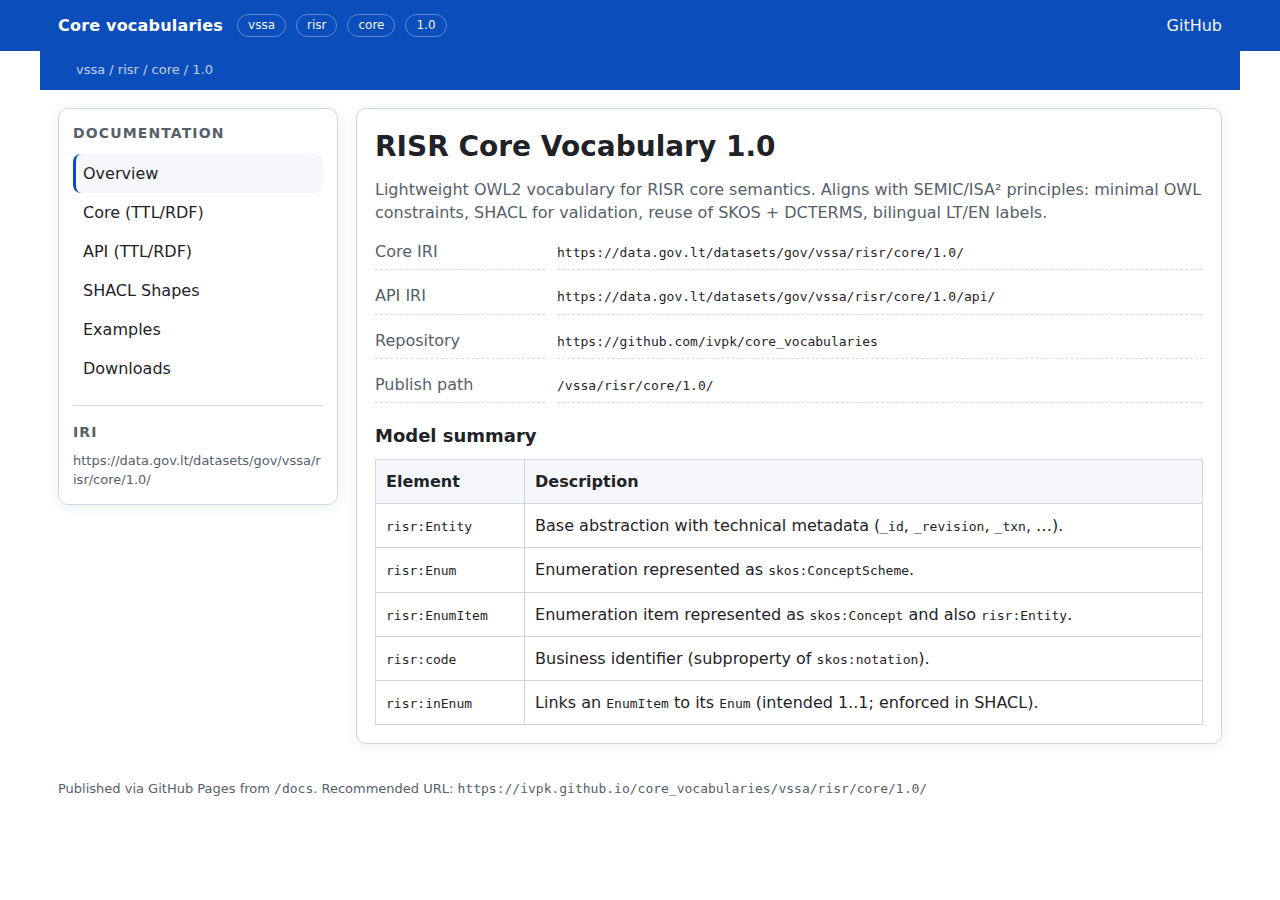
<file: docs/index.html>
<!doctype html><meta charset="utf-8">
<meta http-equiv="refresh" content="0; url=vssa/risr/core/1.0/">
<title>Core vocabularies</title>
<p>Redirecting to <a href="vssa/risr/core/1.0/">vssa/risr/core/1.0/</a></p>
</file>
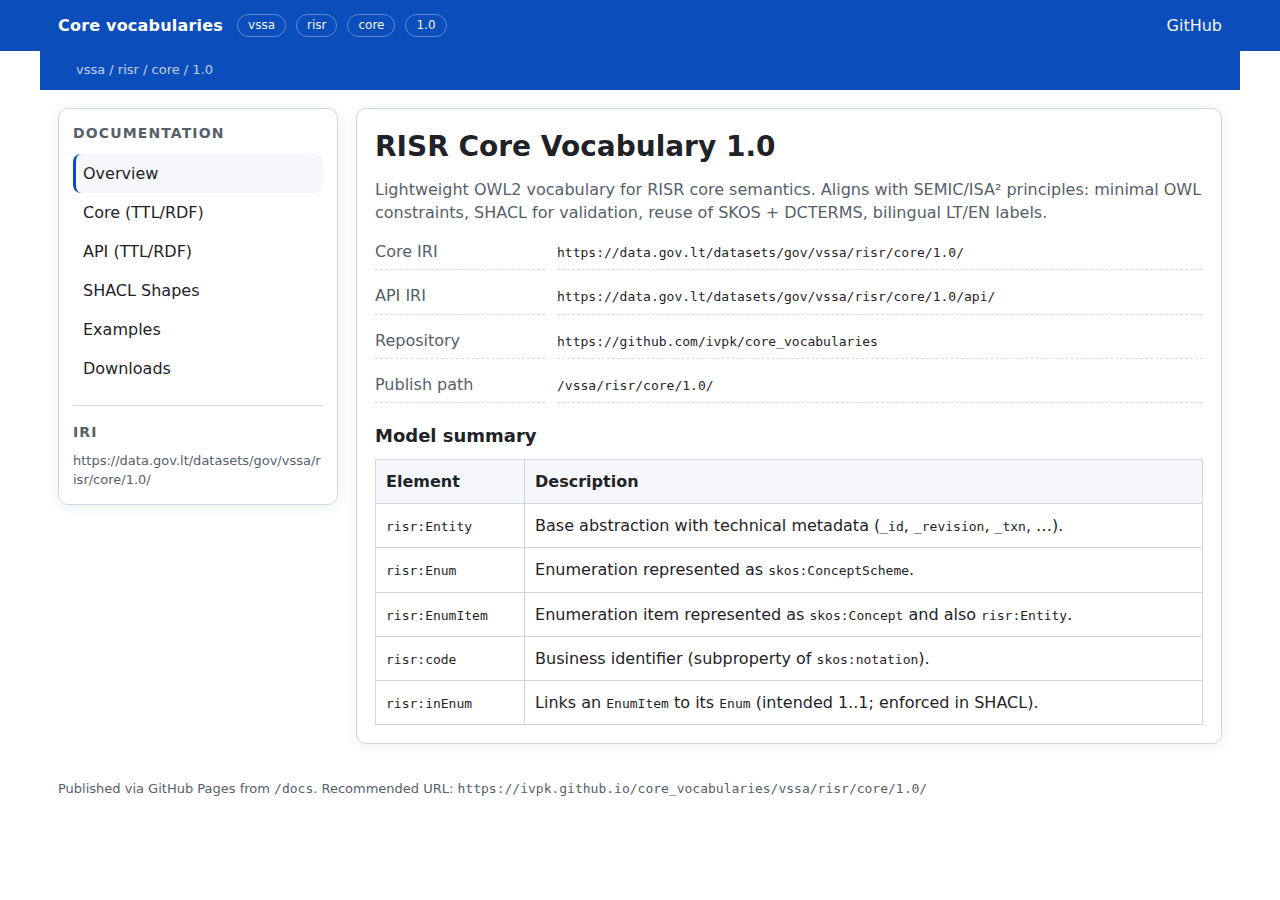
<file: docs/vssa/risr/core/1.0/index.html>
<!doctype html>
<html lang="en">
<head>
  <meta charset="utf-8" />
  <meta name="viewport" content="width=device-width,initial-scale=1" />
  <title>RISR Core Vocabulary 1.0</title>
  <link rel="stylesheet" href="assets/style.css" />
</head>
<body>

<div class="topbar">
  <div class="inner">
    <div class="brand">Core vocabularies</div>
    <div class="badges">
      <span class="badge">vssa</span>
      <span class="badge">risr</span>
      <span class="badge">core</span>
      <span class="badge">1.0</span>
    </div>
    <div style="flex:1"></div>
    <a href="https://github.com/ivpk/core_vocabularies" style="color:#fff; opacity:.95">GitHub</a>
  </div>
</div>
<div class="breadcrumbs" style="background:var(--accent);">
  <div style="max-width:1200px;margin:0 auto;padding:0 18px 10px 18px;">
    <span class="path">vssa / risr / core / 1.0</span>
  </div>
</div>

<div class="wrap">
  <nav class="nav">
    <h3>Documentation</h3>
    <a href="index.html" class="active">Overview</a>
<a href="core.html" class="">Core (TTL/RDF)</a>
<a href="api.html" class="">API (TTL/RDF)</a>
<a href="shacl.html" class="">SHACL Shapes</a>
<a href="examples.html" class="">Examples</a>
<a href="downloads.html" class="">Downloads</a>
    <hr/>
    <h3>IRI</h3>
    <div class="muted" style="font-size:13px;word-break:break-all">
      https://data.gov.lt/datasets/gov/vssa/risr/core/1.0/
    </div>
  </nav>
  <section class="main">
    
<h1>RISR Core Vocabulary 1.0</h1>
<p class="muted">Lightweight OWL2 vocabulary for RISR core semantics. Aligns with SEMIC/ISA² principles: minimal OWL constraints, SHACL for validation, reuse of SKOS + DCTERMS, bilingual LT/EN labels.</p>

<div class="kv">
  <div class="k">Core IRI</div><div><code>https://data.gov.lt/datasets/gov/vssa/risr/core/1.0/</code></div>
  <div class="k">API IRI</div><div><code>https://data.gov.lt/datasets/gov/vssa/risr/core/1.0/api/</code></div>
  <div class="k">Repository</div><div><code>https://github.com/ivpk/core_vocabularies</code></div>
  <div class="k">Publish path</div><div><code>/vssa/risr/core/1.0/</code></div>
</div>

<h2>Model summary</h2>
<table class="table">
  <thead><tr><th>Element</th><th>Description</th></tr></thead>
  <tbody>
    <tr><td><code>risr:Entity</code></td><td>Base abstraction with technical metadata (<code>_id</code>, <code>_revision</code>, <code>_txn</code>, …).</td></tr>
    <tr><td><code>risr:Enum</code></td><td>Enumeration represented as <code>skos:ConceptScheme</code>.</td></tr>
    <tr><td><code>risr:EnumItem</code></td><td>Enumeration item represented as <code>skos:Concept</code> and also <code>risr:Entity</code>.</td></tr>
    <tr><td><code>risr:code</code></td><td>Business identifier (subproperty of <code>skos:notation</code>).</td></tr>
    <tr><td><code>risr:inEnum</code></td><td>Links an <code>EnumItem</code> to its <code>Enum</code> (intended 1..1; enforced in SHACL).</td></tr>
  </tbody>
</table>

  </section>
</div>
<footer>
  Published via GitHub Pages from <code>/docs</code>. Recommended URL:
  <code>https://ivpk.github.io/core_vocabularies/vssa/risr/core/1.0/</code>
</footer>
<script src="assets/scripts.js"></script>
</body>
</html>
</file>
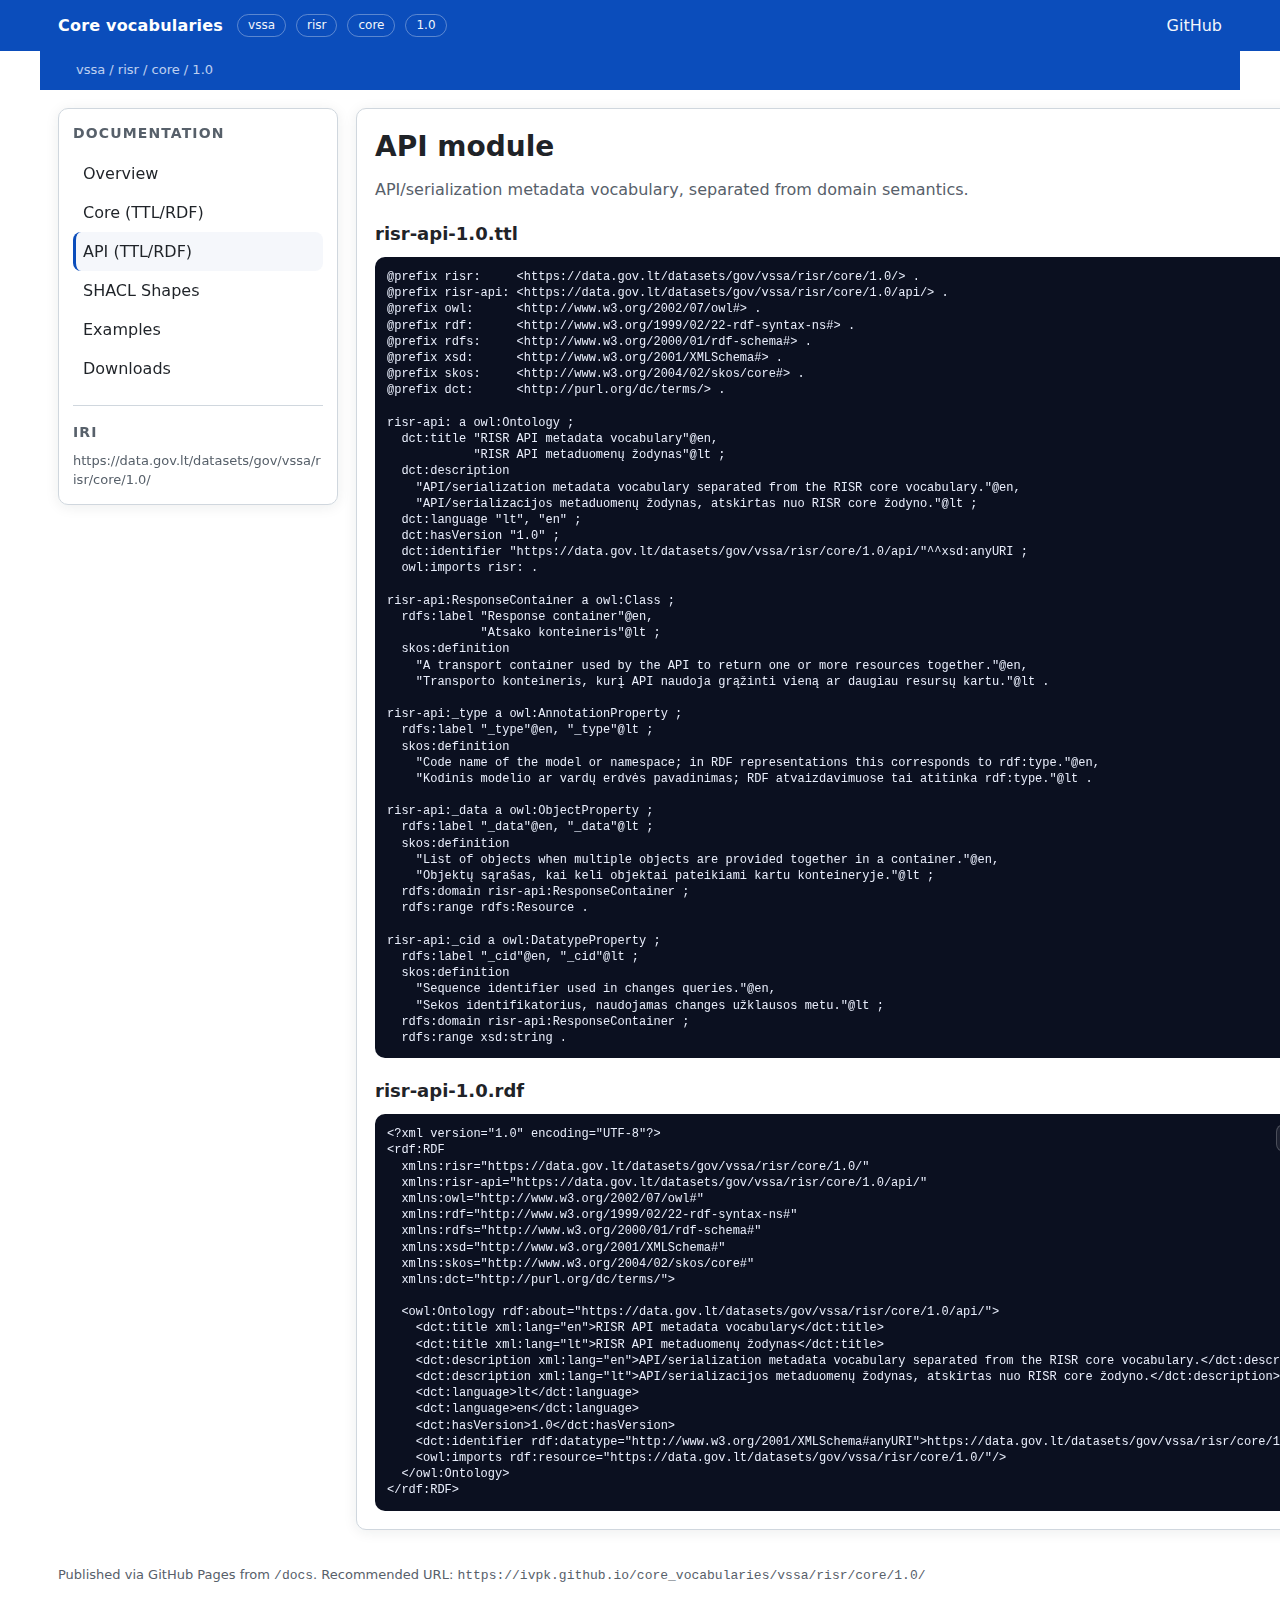
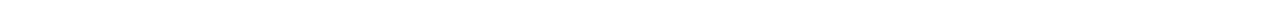
<file: docs/vssa/risr/core/1.0/api.html>
<!doctype html>
<html lang="en">
<head>
  <meta charset="utf-8" />
  <meta name="viewport" content="width=device-width,initial-scale=1" />
  <title>RISR Core Vocabulary 1.0 — API</title>
  <link rel="stylesheet" href="assets/style.css" />
</head>
<body>

<div class="topbar">
  <div class="inner">
    <div class="brand">Core vocabularies</div>
    <div class="badges">
      <span class="badge">vssa</span>
      <span class="badge">risr</span>
      <span class="badge">core</span>
      <span class="badge">1.0</span>
    </div>
    <div style="flex:1"></div>
    <a href="https://github.com/ivpk/core_vocabularies" style="color:#fff; opacity:.95">GitHub</a>
  </div>
</div>
<div class="breadcrumbs" style="background:var(--accent);">
  <div style="max-width:1200px;margin:0 auto;padding:0 18px 10px 18px;">
    <span class="path">vssa / risr / core / 1.0</span>
  </div>
</div>

<div class="wrap">
  <nav class="nav">
    <h3>Documentation</h3>
    <a href="index.html" class="">Overview</a>
<a href="core.html" class="">Core (TTL/RDF)</a>
<a href="api.html" class="active">API (TTL/RDF)</a>
<a href="shacl.html" class="">SHACL Shapes</a>
<a href="examples.html" class="">Examples</a>
<a href="downloads.html" class="">Downloads</a>
    <hr/>
    <h3>IRI</h3>
    <div class="muted" style="font-size:13px;word-break:break-all">
      https://data.gov.lt/datasets/gov/vssa/risr/core/1.0/
    </div>
  </nav>
  <section class="main">
    
<h1>API module</h1>
<p class="muted">API/serialization metadata vocabulary, separated from domain semantics.</p>

<h2>risr-api-1.0.ttl</h2>
<div class="codebox">
  <div class="toolbar">
    <button data-copy="api_ttl" onclick="copyText('api_ttl')">Copy</button>
    <span class="small">text/turtle</span>
  </div>
  <pre id="api_ttl">@prefix risr:     &lt;https://data.gov.lt/datasets/gov/vssa/risr/core/1.0/&gt; .
@prefix risr-api: &lt;https://data.gov.lt/datasets/gov/vssa/risr/core/1.0/api/&gt; .
@prefix owl:      &lt;http://www.w3.org/2002/07/owl#&gt; .
@prefix rdf:      &lt;http://www.w3.org/1999/02/22-rdf-syntax-ns#&gt; .
@prefix rdfs:     &lt;http://www.w3.org/2000/01/rdf-schema#&gt; .
@prefix xsd:      &lt;http://www.w3.org/2001/XMLSchema#&gt; .
@prefix skos:     &lt;http://www.w3.org/2004/02/skos/core#&gt; .
@prefix dct:      &lt;http://purl.org/dc/terms/&gt; .

risr-api: a owl:Ontology ;
  dct:title "RISR API metadata vocabulary"@en,
            "RISR API metaduomenų žodynas"@lt ;
  dct:description
    "API/serialization metadata vocabulary separated from the RISR core vocabulary."@en,
    "API/serializacijos metaduomenų žodynas, atskirtas nuo RISR core žodyno."@lt ;
  dct:language "lt", "en" ;
  dct:hasVersion "1.0" ;
  dct:identifier "https://data.gov.lt/datasets/gov/vssa/risr/core/1.0/api/"^^xsd:anyURI ;
  owl:imports risr: .

risr-api:ResponseContainer a owl:Class ;
  rdfs:label "Response container"@en,
             "Atsako konteineris"@lt ;
  skos:definition
    "A transport container used by the API to return one or more resources together."@en,
    "Transporto konteineris, kurį API naudoja grąžinti vieną ar daugiau resursų kartu."@lt .

risr-api:_type a owl:AnnotationProperty ;
  rdfs:label "_type"@en, "_type"@lt ;
  skos:definition
    "Code name of the model or namespace; in RDF representations this corresponds to rdf:type."@en,
    "Kodinis modelio ar vardų erdvės pavadinimas; RDF atvaizdavimuose tai atitinka rdf:type."@lt .

risr-api:_data a owl:ObjectProperty ;
  rdfs:label "_data"@en, "_data"@lt ;
  skos:definition
    "List of objects when multiple objects are provided together in a container."@en,
    "Objektų sąrašas, kai keli objektai pateikiami kartu konteineryje."@lt ;
  rdfs:domain risr-api:ResponseContainer ;
  rdfs:range rdfs:Resource .

risr-api:_cid a owl:DatatypeProperty ;
  rdfs:label "_cid"@en, "_cid"@lt ;
  skos:definition
    "Sequence identifier used in changes queries."@en,
    "Sekos identifikatorius, naudojamas changes užklausos metu."@lt ;
  rdfs:domain risr-api:ResponseContainer ;
  rdfs:range xsd:string .
</pre>
</div>


<h2>risr-api-1.0.rdf</h2>
<div class="codebox">
  <div class="toolbar">
    <button data-copy="api_rdf" onclick="copyText('api_rdf')">Copy</button>
    <span class="small">application/rdf+xml</span>
  </div>
  <pre id="api_rdf">&lt;?xml version="1.0" encoding="UTF-8"?&gt;
&lt;rdf:RDF
  xmlns:risr="https://data.gov.lt/datasets/gov/vssa/risr/core/1.0/"
  xmlns:risr-api="https://data.gov.lt/datasets/gov/vssa/risr/core/1.0/api/"
  xmlns:owl="http://www.w3.org/2002/07/owl#"
  xmlns:rdf="http://www.w3.org/1999/02/22-rdf-syntax-ns#"
  xmlns:rdfs="http://www.w3.org/2000/01/rdf-schema#"
  xmlns:xsd="http://www.w3.org/2001/XMLSchema#"
  xmlns:skos="http://www.w3.org/2004/02/skos/core#"
  xmlns:dct="http://purl.org/dc/terms/"&gt;

  &lt;owl:Ontology rdf:about="https://data.gov.lt/datasets/gov/vssa/risr/core/1.0/api/"&gt;
    &lt;dct:title xml:lang="en"&gt;RISR API metadata vocabulary&lt;/dct:title&gt;
    &lt;dct:title xml:lang="lt"&gt;RISR API metaduomenų žodynas&lt;/dct:title&gt;
    &lt;dct:description xml:lang="en"&gt;API/serialization metadata vocabulary separated from the RISR core vocabulary.&lt;/dct:description&gt;
    &lt;dct:description xml:lang="lt"&gt;API/serializacijos metaduomenų žodynas, atskirtas nuo RISR core žodyno.&lt;/dct:description&gt;
    &lt;dct:language&gt;lt&lt;/dct:language&gt;
    &lt;dct:language&gt;en&lt;/dct:language&gt;
    &lt;dct:hasVersion&gt;1.0&lt;/dct:hasVersion&gt;
    &lt;dct:identifier rdf:datatype="http://www.w3.org/2001/XMLSchema#anyURI"&gt;https://data.gov.lt/datasets/gov/vssa/risr/core/1.0/api/&lt;/dct:identifier&gt;
    &lt;owl:imports rdf:resource="https://data.gov.lt/datasets/gov/vssa/risr/core/1.0/"/&gt;
  &lt;/owl:Ontology&gt;
&lt;/rdf:RDF&gt;
</pre>
</div>


  </section>
</div>
<footer>
  Published via GitHub Pages from <code>/docs</code>. Recommended URL:
  <code>https://ivpk.github.io/core_vocabularies/vssa/risr/core/1.0/</code>
</footer>
<script src="assets/scripts.js"></script>
</body>
</html>
</file>
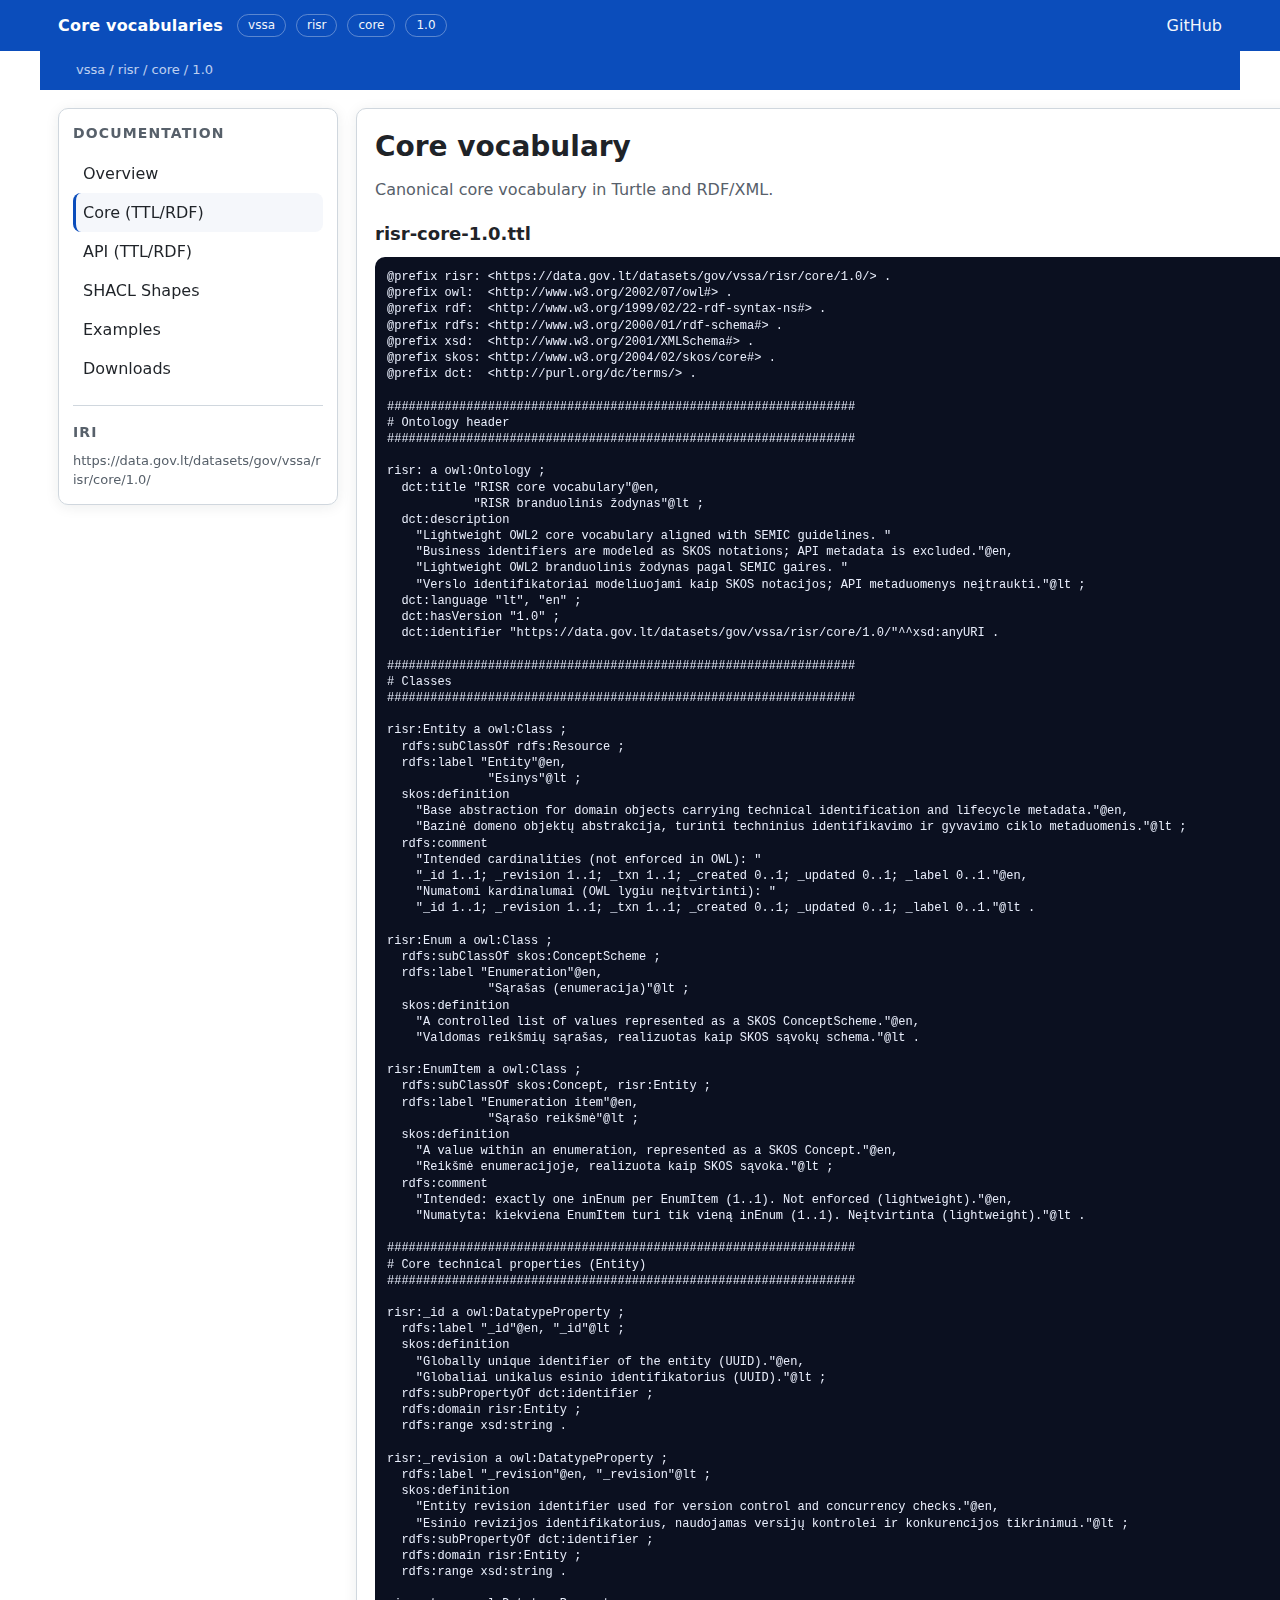
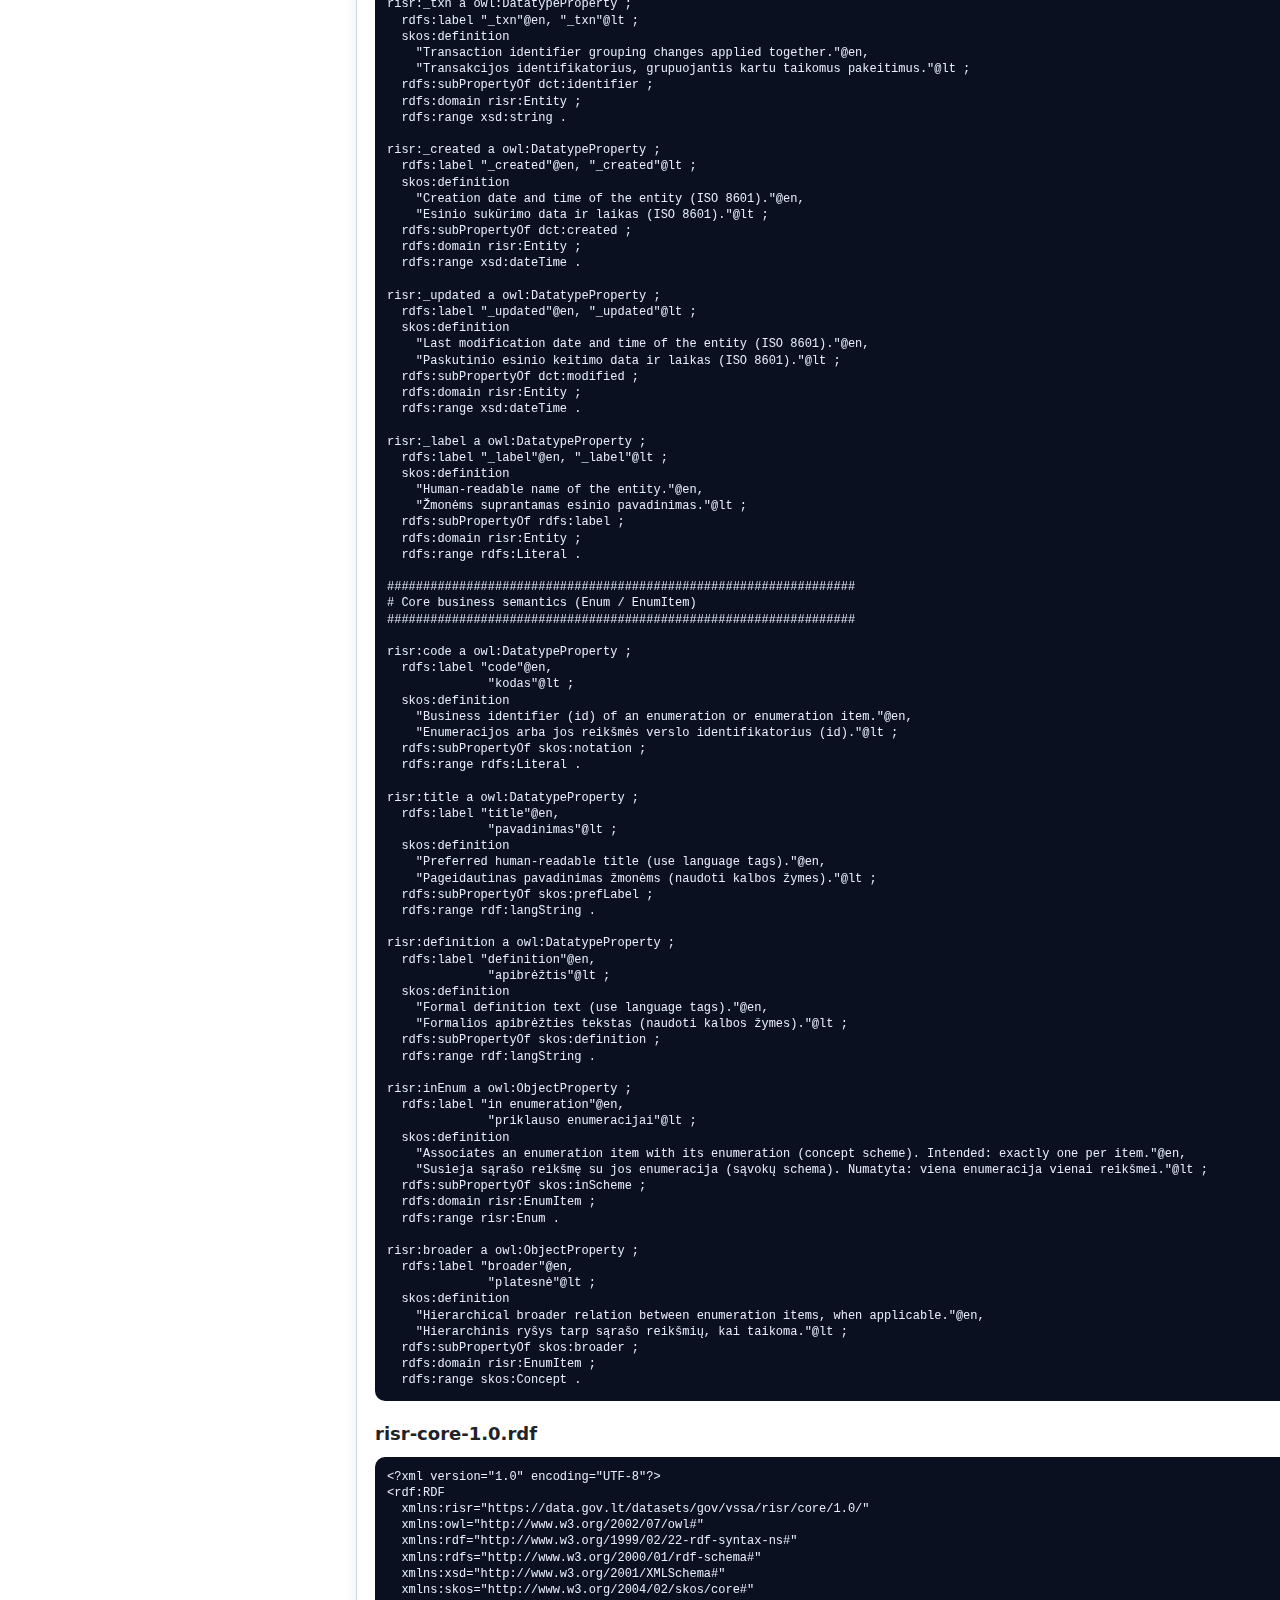
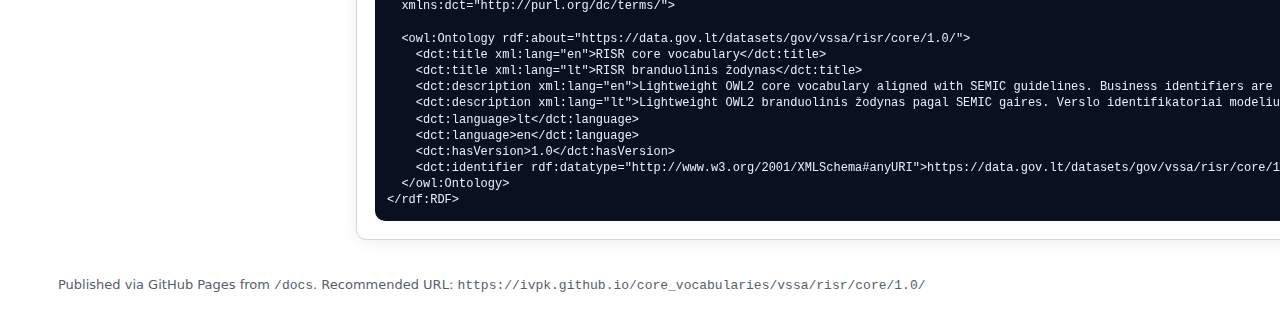
<file: docs/vssa/risr/core/1.0/core.html>
<!doctype html>
<html lang="en">
<head>
  <meta charset="utf-8" />
  <meta name="viewport" content="width=device-width,initial-scale=1" />
  <title>RISR Core Vocabulary 1.0 — Core</title>
  <link rel="stylesheet" href="assets/style.css" />
</head>
<body>

<div class="topbar">
  <div class="inner">
    <div class="brand">Core vocabularies</div>
    <div class="badges">
      <span class="badge">vssa</span>
      <span class="badge">risr</span>
      <span class="badge">core</span>
      <span class="badge">1.0</span>
    </div>
    <div style="flex:1"></div>
    <a href="https://github.com/ivpk/core_vocabularies" style="color:#fff; opacity:.95">GitHub</a>
  </div>
</div>
<div class="breadcrumbs" style="background:var(--accent);">
  <div style="max-width:1200px;margin:0 auto;padding:0 18px 10px 18px;">
    <span class="path">vssa / risr / core / 1.0</span>
  </div>
</div>

<div class="wrap">
  <nav class="nav">
    <h3>Documentation</h3>
    <a href="index.html" class="">Overview</a>
<a href="core.html" class="active">Core (TTL/RDF)</a>
<a href="api.html" class="">API (TTL/RDF)</a>
<a href="shacl.html" class="">SHACL Shapes</a>
<a href="examples.html" class="">Examples</a>
<a href="downloads.html" class="">Downloads</a>
    <hr/>
    <h3>IRI</h3>
    <div class="muted" style="font-size:13px;word-break:break-all">
      https://data.gov.lt/datasets/gov/vssa/risr/core/1.0/
    </div>
  </nav>
  <section class="main">
    
<h1>Core vocabulary</h1>
<p class="muted">Canonical core vocabulary in Turtle and RDF/XML.</p>

<h2>risr-core-1.0.ttl</h2>
<div class="codebox">
  <div class="toolbar">
    <button data-copy="core_ttl" onclick="copyText('core_ttl')">Copy</button>
    <span class="small">text/turtle</span>
  </div>
  <pre id="core_ttl">@prefix risr: &lt;https://data.gov.lt/datasets/gov/vssa/risr/core/1.0/&gt; .
@prefix owl:  &lt;http://www.w3.org/2002/07/owl#&gt; .
@prefix rdf:  &lt;http://www.w3.org/1999/02/22-rdf-syntax-ns#&gt; .
@prefix rdfs: &lt;http://www.w3.org/2000/01/rdf-schema#&gt; .
@prefix xsd:  &lt;http://www.w3.org/2001/XMLSchema#&gt; .
@prefix skos: &lt;http://www.w3.org/2004/02/skos/core#&gt; .
@prefix dct:  &lt;http://purl.org/dc/terms/&gt; .

#################################################################
# Ontology header
#################################################################

risr: a owl:Ontology ;
  dct:title "RISR core vocabulary"@en,
            "RISR branduolinis žodynas"@lt ;
  dct:description
    "Lightweight OWL2 core vocabulary aligned with SEMIC guidelines. "
    "Business identifiers are modeled as SKOS notations; API metadata is excluded."@en,
    "Lightweight OWL2 branduolinis žodynas pagal SEMIC gaires. "
    "Verslo identifikatoriai modeliuojami kaip SKOS notacijos; API metaduomenys neįtraukti."@lt ;
  dct:language "lt", "en" ;
  dct:hasVersion "1.0" ;
  dct:identifier "https://data.gov.lt/datasets/gov/vssa/risr/core/1.0/"^^xsd:anyURI .

#################################################################
# Classes
#################################################################

risr:Entity a owl:Class ;
  rdfs:subClassOf rdfs:Resource ;
  rdfs:label "Entity"@en,
              "Esinys"@lt ;
  skos:definition
    "Base abstraction for domain objects carrying technical identification and lifecycle metadata."@en,
    "Bazinė domeno objektų abstrakcija, turinti techninius identifikavimo ir gyvavimo ciklo metaduomenis."@lt ;
  rdfs:comment
    "Intended cardinalities (not enforced in OWL): "
    "_id 1..1; _revision 1..1; _txn 1..1; _created 0..1; _updated 0..1; _label 0..1."@en,
    "Numatomi kardinalumai (OWL lygiu neįtvirtinti): "
    "_id 1..1; _revision 1..1; _txn 1..1; _created 0..1; _updated 0..1; _label 0..1."@lt .

risr:Enum a owl:Class ;
  rdfs:subClassOf skos:ConceptScheme ;
  rdfs:label "Enumeration"@en,
              "Sąrašas (enumeracija)"@lt ;
  skos:definition
    "A controlled list of values represented as a SKOS ConceptScheme."@en,
    "Valdomas reikšmių sąrašas, realizuotas kaip SKOS sąvokų schema."@lt .

risr:EnumItem a owl:Class ;
  rdfs:subClassOf skos:Concept, risr:Entity ;
  rdfs:label "Enumeration item"@en,
              "Sąrašo reikšmė"@lt ;
  skos:definition
    "A value within an enumeration, represented as a SKOS Concept."@en,
    "Reikšmė enumeracijoje, realizuota kaip SKOS sąvoka."@lt ;
  rdfs:comment
    "Intended: exactly one inEnum per EnumItem (1..1). Not enforced (lightweight)."@en,
    "Numatyta: kiekviena EnumItem turi tik vieną inEnum (1..1). Neįtvirtinta (lightweight)."@lt .

#################################################################
# Core technical properties (Entity)
#################################################################

risr:_id a owl:DatatypeProperty ;
  rdfs:label "_id"@en, "_id"@lt ;
  skos:definition
    "Globally unique identifier of the entity (UUID)."@en,
    "Globaliai unikalus esinio identifikatorius (UUID)."@lt ;
  rdfs:subPropertyOf dct:identifier ;
  rdfs:domain risr:Entity ;
  rdfs:range xsd:string .

risr:_revision a owl:DatatypeProperty ;
  rdfs:label "_revision"@en, "_revision"@lt ;
  skos:definition
    "Entity revision identifier used for version control and concurrency checks."@en,
    "Esinio revizijos identifikatorius, naudojamas versijų kontrolei ir konkurencijos tikrinimui."@lt ;
  rdfs:subPropertyOf dct:identifier ;
  rdfs:domain risr:Entity ;
  rdfs:range xsd:string .

risr:_txn a owl:DatatypeProperty ;
  rdfs:label "_txn"@en, "_txn"@lt ;
  skos:definition
    "Transaction identifier grouping changes applied together."@en,
    "Transakcijos identifikatorius, grupuojantis kartu taikomus pakeitimus."@lt ;
  rdfs:subPropertyOf dct:identifier ;
  rdfs:domain risr:Entity ;
  rdfs:range xsd:string .

risr:_created a owl:DatatypeProperty ;
  rdfs:label "_created"@en, "_created"@lt ;
  skos:definition
    "Creation date and time of the entity (ISO 8601)."@en,
    "Esinio sukūrimo data ir laikas (ISO 8601)."@lt ;
  rdfs:subPropertyOf dct:created ;
  rdfs:domain risr:Entity ;
  rdfs:range xsd:dateTime .

risr:_updated a owl:DatatypeProperty ;
  rdfs:label "_updated"@en, "_updated"@lt ;
  skos:definition
    "Last modification date and time of the entity (ISO 8601)."@en,
    "Paskutinio esinio keitimo data ir laikas (ISO 8601)."@lt ;
  rdfs:subPropertyOf dct:modified ;
  rdfs:domain risr:Entity ;
  rdfs:range xsd:dateTime .

risr:_label a owl:DatatypeProperty ;
  rdfs:label "_label"@en, "_label"@lt ;
  skos:definition
    "Human-readable name of the entity."@en,
    "Žmonėms suprantamas esinio pavadinimas."@lt ;
  rdfs:subPropertyOf rdfs:label ;
  rdfs:domain risr:Entity ;
  rdfs:range rdfs:Literal .

#################################################################
# Core business semantics (Enum / EnumItem)
#################################################################

risr:code a owl:DatatypeProperty ;
  rdfs:label "code"@en,
              "kodas"@lt ;
  skos:definition
    "Business identifier (id) of an enumeration or enumeration item."@en,
    "Enumeracijos arba jos reikšmės verslo identifikatorius (id)."@lt ;
  rdfs:subPropertyOf skos:notation ;
  rdfs:range rdfs:Literal .

risr:title a owl:DatatypeProperty ;
  rdfs:label "title"@en,
              "pavadinimas"@lt ;
  skos:definition
    "Preferred human-readable title (use language tags)."@en,
    "Pageidautinas pavadinimas žmonėms (naudoti kalbos žymes)."@lt ;
  rdfs:subPropertyOf skos:prefLabel ;
  rdfs:range rdf:langString .

risr:definition a owl:DatatypeProperty ;
  rdfs:label "definition"@en,
              "apibrėžtis"@lt ;
  skos:definition
    "Formal definition text (use language tags)."@en,
    "Formalios apibrėžties tekstas (naudoti kalbos žymes)."@lt ;
  rdfs:subPropertyOf skos:definition ;
  rdfs:range rdf:langString .

risr:inEnum a owl:ObjectProperty ;
  rdfs:label "in enumeration"@en,
              "priklauso enumeracijai"@lt ;
  skos:definition
    "Associates an enumeration item with its enumeration (concept scheme). Intended: exactly one per item."@en,
    "Susieja sąrašo reikšmę su jos enumeracija (sąvokų schema). Numatyta: viena enumeracija vienai reikšmei."@lt ;
  rdfs:subPropertyOf skos:inScheme ;
  rdfs:domain risr:EnumItem ;
  rdfs:range risr:Enum .

risr:broader a owl:ObjectProperty ;
  rdfs:label "broader"@en,
              "platesnė"@lt ;
  skos:definition
    "Hierarchical broader relation between enumeration items, when applicable."@en,
    "Hierarchinis ryšys tarp sąrašo reikšmių, kai taikoma."@lt ;
  rdfs:subPropertyOf skos:broader ;
  rdfs:domain risr:EnumItem ;
  rdfs:range skos:Concept .
</pre>
</div>


<h2>risr-core-1.0.rdf</h2>
<div class="codebox">
  <div class="toolbar">
    <button data-copy="core_rdf" onclick="copyText('core_rdf')">Copy</button>
    <span class="small">application/rdf+xml</span>
  </div>
  <pre id="core_rdf">&lt;?xml version="1.0" encoding="UTF-8"?&gt;
&lt;rdf:RDF
  xmlns:risr="https://data.gov.lt/datasets/gov/vssa/risr/core/1.0/"
  xmlns:owl="http://www.w3.org/2002/07/owl#"
  xmlns:rdf="http://www.w3.org/1999/02/22-rdf-syntax-ns#"
  xmlns:rdfs="http://www.w3.org/2000/01/rdf-schema#"
  xmlns:xsd="http://www.w3.org/2001/XMLSchema#"
  xmlns:skos="http://www.w3.org/2004/02/skos/core#"
  xmlns:dct="http://purl.org/dc/terms/"&gt;

  &lt;owl:Ontology rdf:about="https://data.gov.lt/datasets/gov/vssa/risr/core/1.0/"&gt;
    &lt;dct:title xml:lang="en"&gt;RISR core vocabulary&lt;/dct:title&gt;
    &lt;dct:title xml:lang="lt"&gt;RISR branduolinis žodynas&lt;/dct:title&gt;
    &lt;dct:description xml:lang="en"&gt;Lightweight OWL2 core vocabulary aligned with SEMIC guidelines. Business identifiers are modeled as SKOS notations; API metadata is excluded.&lt;/dct:description&gt;
    &lt;dct:description xml:lang="lt"&gt;Lightweight OWL2 branduolinis žodynas pagal SEMIC gaires. Verslo identifikatoriai modeliuojami kaip SKOS notacijos; API metaduomenys neįtraukti.&lt;/dct:description&gt;
    &lt;dct:language&gt;lt&lt;/dct:language&gt;
    &lt;dct:language&gt;en&lt;/dct:language&gt;
    &lt;dct:hasVersion&gt;1.0&lt;/dct:hasVersion&gt;
    &lt;dct:identifier rdf:datatype="http://www.w3.org/2001/XMLSchema#anyURI"&gt;https://data.gov.lt/datasets/gov/vssa/risr/core/1.0/&lt;/dct:identifier&gt;
  &lt;/owl:Ontology&gt;
&lt;/rdf:RDF&gt;
</pre>
</div>


  </section>
</div>
<footer>
  Published via GitHub Pages from <code>/docs</code>. Recommended URL:
  <code>https://ivpk.github.io/core_vocabularies/vssa/risr/core/1.0/</code>
</footer>
<script src="assets/scripts.js"></script>
</body>
</html>
</file>
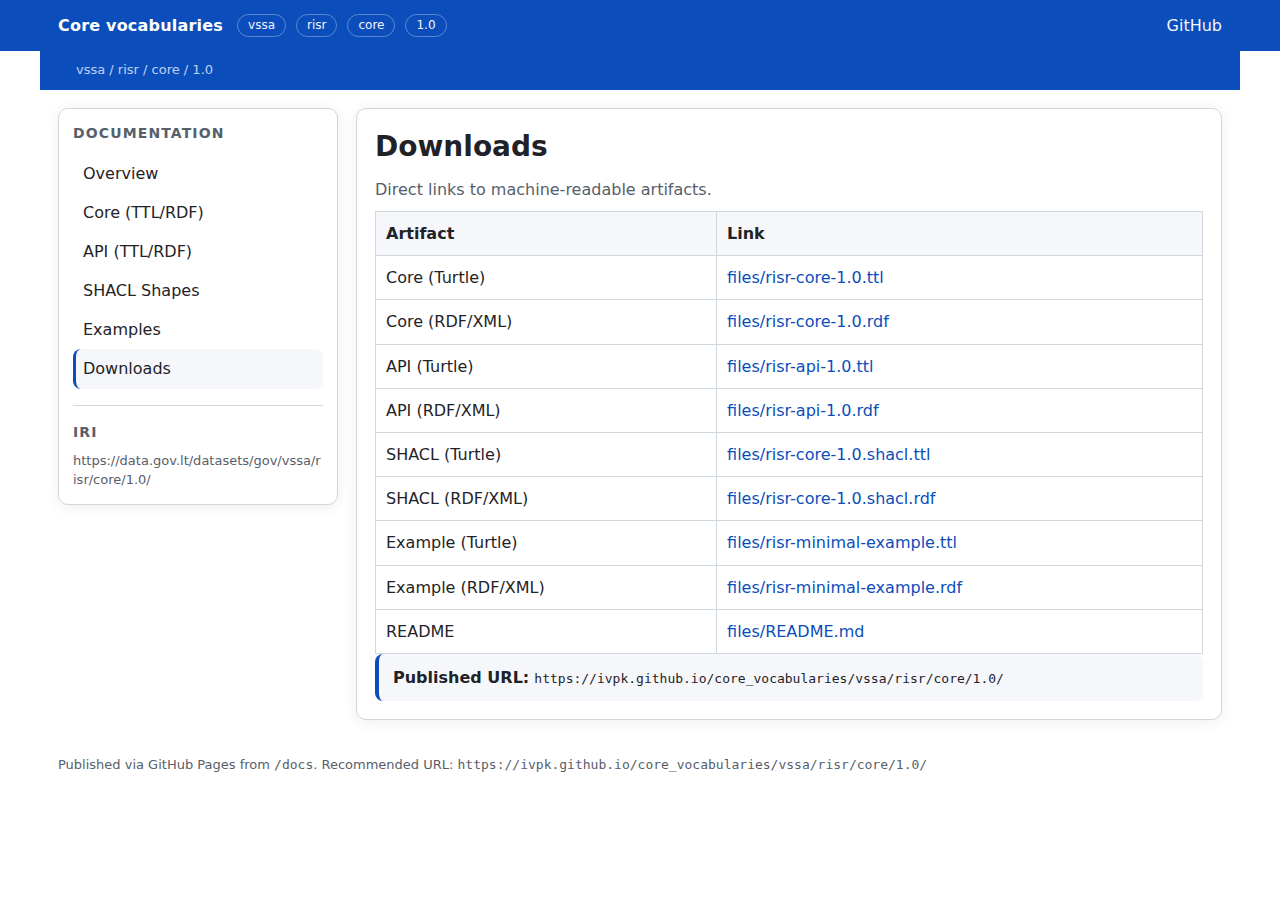
<file: docs/vssa/risr/core/1.0/downloads.html>
<!doctype html>
<html lang="en">
<head>
  <meta charset="utf-8" />
  <meta name="viewport" content="width=device-width,initial-scale=1" />
  <title>RISR Core Vocabulary 1.0 — Downloads</title>
  <link rel="stylesheet" href="assets/style.css" />
</head>
<body>

<div class="topbar">
  <div class="inner">
    <div class="brand">Core vocabularies</div>
    <div class="badges">
      <span class="badge">vssa</span>
      <span class="badge">risr</span>
      <span class="badge">core</span>
      <span class="badge">1.0</span>
    </div>
    <div style="flex:1"></div>
    <a href="https://github.com/ivpk/core_vocabularies" style="color:#fff; opacity:.95">GitHub</a>
  </div>
</div>
<div class="breadcrumbs" style="background:var(--accent);">
  <div style="max-width:1200px;margin:0 auto;padding:0 18px 10px 18px;">
    <span class="path">vssa / risr / core / 1.0</span>
  </div>
</div>

<div class="wrap">
  <nav class="nav">
    <h3>Documentation</h3>
    <a href="index.html" class="">Overview</a>
<a href="core.html" class="">Core (TTL/RDF)</a>
<a href="api.html" class="">API (TTL/RDF)</a>
<a href="shacl.html" class="">SHACL Shapes</a>
<a href="examples.html" class="">Examples</a>
<a href="downloads.html" class="active">Downloads</a>
    <hr/>
    <h3>IRI</h3>
    <div class="muted" style="font-size:13px;word-break:break-all">
      https://data.gov.lt/datasets/gov/vssa/risr/core/1.0/
    </div>
  </nav>
  <section class="main">
    
<h1>Downloads</h1>
<p class="muted">Direct links to machine-readable artifacts.</p>
<table class="table">
<thead><tr><th>Artifact</th><th>Link</th></tr></thead>
<tbody>
<tr><td>Core (Turtle)</td><td><a href="files/risr-core-1.0.ttl">files/risr-core-1.0.ttl</a></td></tr>
<tr><td>Core (RDF/XML)</td><td><a href="files/risr-core-1.0.rdf">files/risr-core-1.0.rdf</a></td></tr>
<tr><td>API (Turtle)</td><td><a href="files/risr-api-1.0.ttl">files/risr-api-1.0.ttl</a></td></tr>
<tr><td>API (RDF/XML)</td><td><a href="files/risr-api-1.0.rdf">files/risr-api-1.0.rdf</a></td></tr>
<tr><td>SHACL (Turtle)</td><td><a href="files/risr-core-1.0.shacl.ttl">files/risr-core-1.0.shacl.ttl</a></td></tr>
<tr><td>SHACL (RDF/XML)</td><td><a href="files/risr-core-1.0.shacl.rdf">files/risr-core-1.0.shacl.rdf</a></td></tr>
<tr><td>Example (Turtle)</td><td><a href="files/risr-minimal-example.ttl">files/risr-minimal-example.ttl</a></td></tr>
<tr><td>Example (RDF/XML)</td><td><a href="files/risr-minimal-example.rdf">files/risr-minimal-example.rdf</a></td></tr>
<tr><td>README</td><td><a href="files/README.md">files/README.md</a></td></tr>
</tbody>
</table>

<div class="callout">
  <strong>Published URL:</strong>
  <code>https://ivpk.github.io/core_vocabularies/vssa/risr/core/1.0/</code>
</div>

  </section>
</div>
<footer>
  Published via GitHub Pages from <code>/docs</code>. Recommended URL:
  <code>https://ivpk.github.io/core_vocabularies/vssa/risr/core/1.0/</code>
</footer>
<script src="assets/scripts.js"></script>
</body>
</html>
</file>
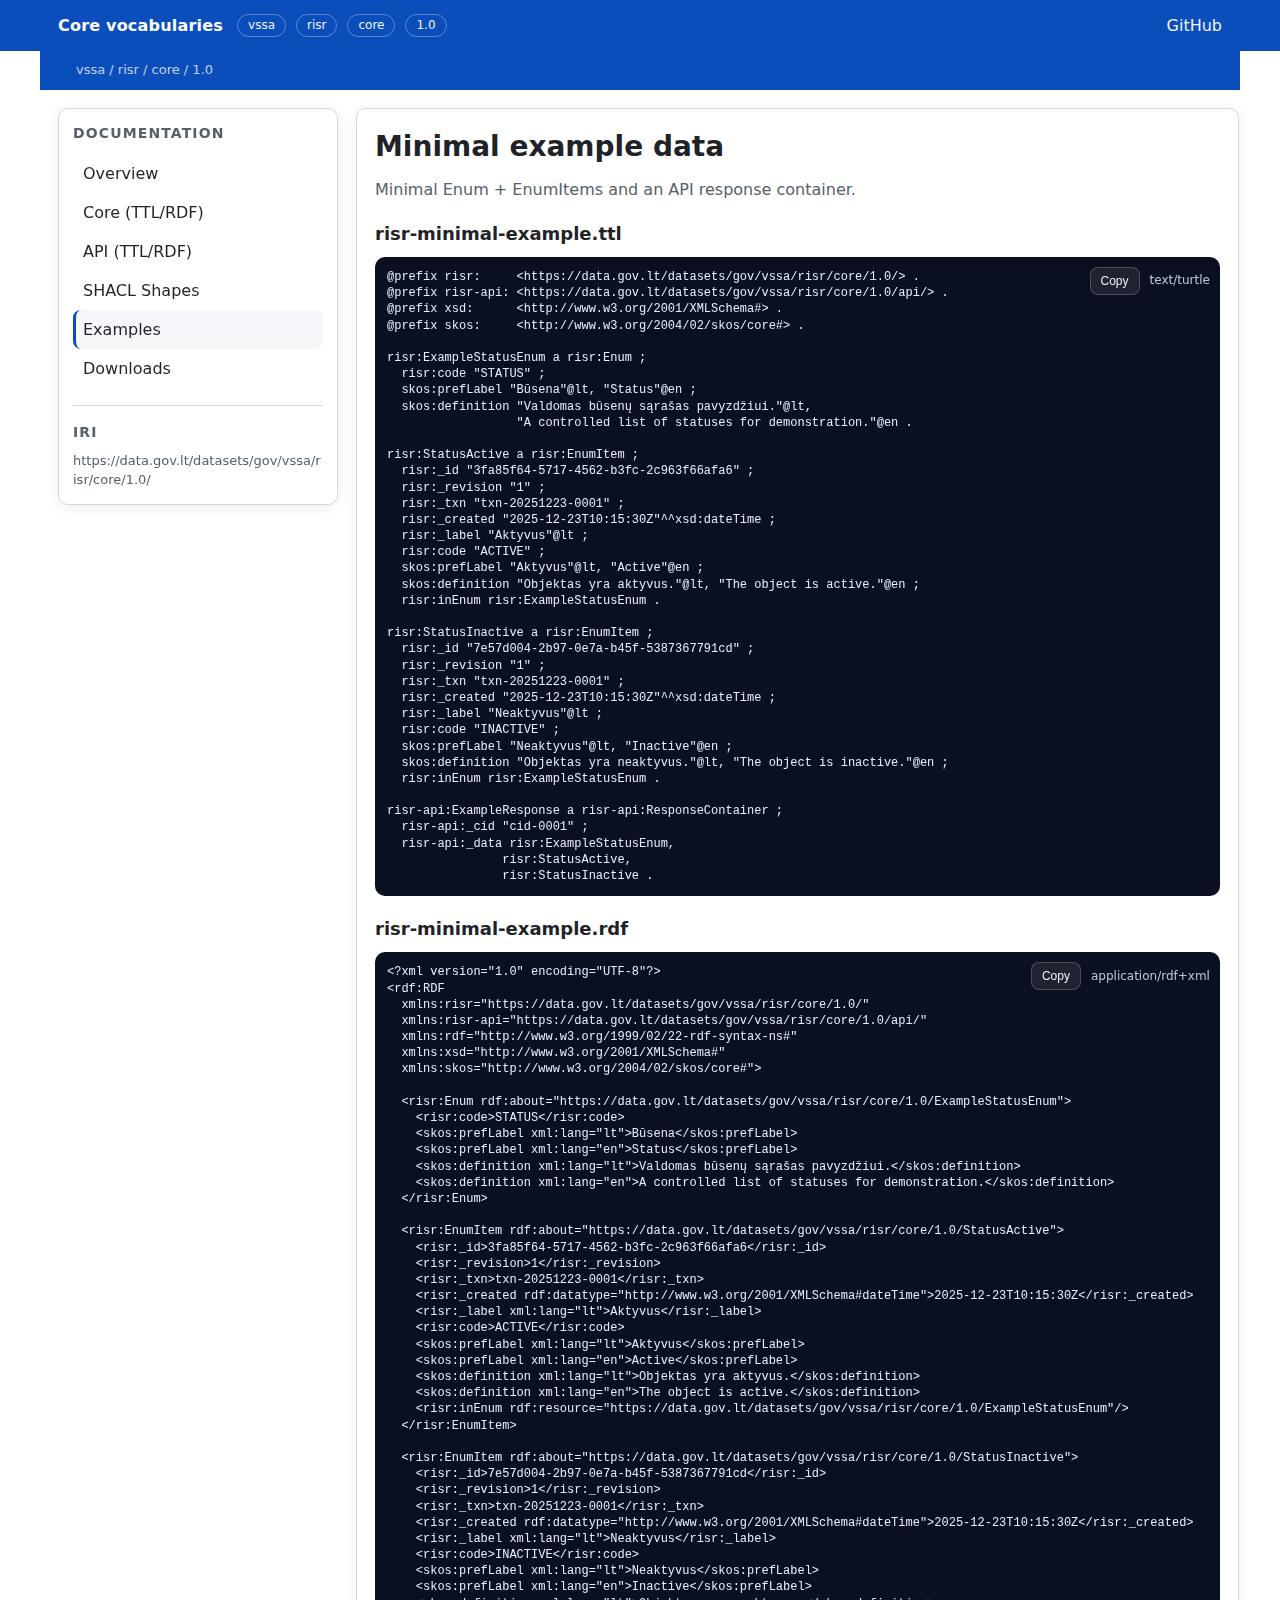
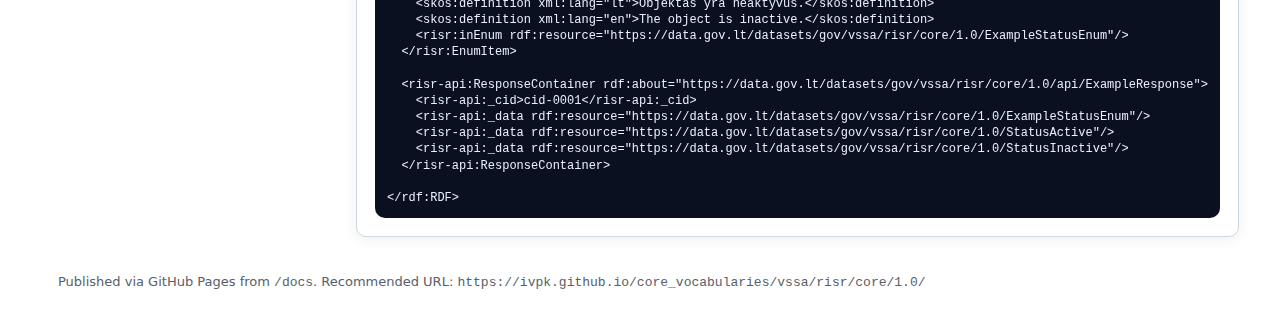
<file: docs/vssa/risr/core/1.0/examples.html>
<!doctype html>
<html lang="en">
<head>
  <meta charset="utf-8" />
  <meta name="viewport" content="width=device-width,initial-scale=1" />
  <title>RISR Core Vocabulary 1.0 — Examples</title>
  <link rel="stylesheet" href="assets/style.css" />
</head>
<body>

<div class="topbar">
  <div class="inner">
    <div class="brand">Core vocabularies</div>
    <div class="badges">
      <span class="badge">vssa</span>
      <span class="badge">risr</span>
      <span class="badge">core</span>
      <span class="badge">1.0</span>
    </div>
    <div style="flex:1"></div>
    <a href="https://github.com/ivpk/core_vocabularies" style="color:#fff; opacity:.95">GitHub</a>
  </div>
</div>
<div class="breadcrumbs" style="background:var(--accent);">
  <div style="max-width:1200px;margin:0 auto;padding:0 18px 10px 18px;">
    <span class="path">vssa / risr / core / 1.0</span>
  </div>
</div>

<div class="wrap">
  <nav class="nav">
    <h3>Documentation</h3>
    <a href="index.html" class="">Overview</a>
<a href="core.html" class="">Core (TTL/RDF)</a>
<a href="api.html" class="">API (TTL/RDF)</a>
<a href="shacl.html" class="">SHACL Shapes</a>
<a href="examples.html" class="active">Examples</a>
<a href="downloads.html" class="">Downloads</a>
    <hr/>
    <h3>IRI</h3>
    <div class="muted" style="font-size:13px;word-break:break-all">
      https://data.gov.lt/datasets/gov/vssa/risr/core/1.0/
    </div>
  </nav>
  <section class="main">
    
<h1>Minimal example data</h1>
<p class="muted">Minimal Enum + EnumItems and an API response container.</p>

<h2>risr-minimal-example.ttl</h2>
<div class="codebox">
  <div class="toolbar">
    <button data-copy="ex_ttl" onclick="copyText('ex_ttl')">Copy</button>
    <span class="small">text/turtle</span>
  </div>
  <pre id="ex_ttl">@prefix risr:     &lt;https://data.gov.lt/datasets/gov/vssa/risr/core/1.0/&gt; .
@prefix risr-api: &lt;https://data.gov.lt/datasets/gov/vssa/risr/core/1.0/api/&gt; .
@prefix xsd:      &lt;http://www.w3.org/2001/XMLSchema#&gt; .
@prefix skos:     &lt;http://www.w3.org/2004/02/skos/core#&gt; .

risr:ExampleStatusEnum a risr:Enum ;
  risr:code "STATUS" ;
  skos:prefLabel "Būsena"@lt, "Status"@en ;
  skos:definition "Valdomas būsenų sąrašas pavyzdžiui."@lt,
                  "A controlled list of statuses for demonstration."@en .

risr:StatusActive a risr:EnumItem ;
  risr:_id "3fa85f64-5717-4562-b3fc-2c963f66afa6" ;
  risr:_revision "1" ;
  risr:_txn "txn-20251223-0001" ;
  risr:_created "2025-12-23T10:15:30Z"^^xsd:dateTime ;
  risr:_label "Aktyvus"@lt ;
  risr:code "ACTIVE" ;
  skos:prefLabel "Aktyvus"@lt, "Active"@en ;
  skos:definition "Objektas yra aktyvus."@lt, "The object is active."@en ;
  risr:inEnum risr:ExampleStatusEnum .

risr:StatusInactive a risr:EnumItem ;
  risr:_id "7e57d004-2b97-0e7a-b45f-5387367791cd" ;
  risr:_revision "1" ;
  risr:_txn "txn-20251223-0001" ;
  risr:_created "2025-12-23T10:15:30Z"^^xsd:dateTime ;
  risr:_label "Neaktyvus"@lt ;
  risr:code "INACTIVE" ;
  skos:prefLabel "Neaktyvus"@lt, "Inactive"@en ;
  skos:definition "Objektas yra neaktyvus."@lt, "The object is inactive."@en ;
  risr:inEnum risr:ExampleStatusEnum .

risr-api:ExampleResponse a risr-api:ResponseContainer ;
  risr-api:_cid "cid-0001" ;
  risr-api:_data risr:ExampleStatusEnum,
                risr:StatusActive,
                risr:StatusInactive .
</pre>
</div>


<h2>risr-minimal-example.rdf</h2>
<div class="codebox">
  <div class="toolbar">
    <button data-copy="ex_rdf" onclick="copyText('ex_rdf')">Copy</button>
    <span class="small">application/rdf+xml</span>
  </div>
  <pre id="ex_rdf">&lt;?xml version="1.0" encoding="UTF-8"?&gt;
&lt;rdf:RDF
  xmlns:risr="https://data.gov.lt/datasets/gov/vssa/risr/core/1.0/"
  xmlns:risr-api="https://data.gov.lt/datasets/gov/vssa/risr/core/1.0/api/"
  xmlns:rdf="http://www.w3.org/1999/02/22-rdf-syntax-ns#"
  xmlns:xsd="http://www.w3.org/2001/XMLSchema#"
  xmlns:skos="http://www.w3.org/2004/02/skos/core#"&gt;

  &lt;risr:Enum rdf:about="https://data.gov.lt/datasets/gov/vssa/risr/core/1.0/ExampleStatusEnum"&gt;
    &lt;risr:code&gt;STATUS&lt;/risr:code&gt;
    &lt;skos:prefLabel xml:lang="lt"&gt;Būsena&lt;/skos:prefLabel&gt;
    &lt;skos:prefLabel xml:lang="en"&gt;Status&lt;/skos:prefLabel&gt;
    &lt;skos:definition xml:lang="lt"&gt;Valdomas būsenų sąrašas pavyzdžiui.&lt;/skos:definition&gt;
    &lt;skos:definition xml:lang="en"&gt;A controlled list of statuses for demonstration.&lt;/skos:definition&gt;
  &lt;/risr:Enum&gt;

  &lt;risr:EnumItem rdf:about="https://data.gov.lt/datasets/gov/vssa/risr/core/1.0/StatusActive"&gt;
    &lt;risr:_id&gt;3fa85f64-5717-4562-b3fc-2c963f66afa6&lt;/risr:_id&gt;
    &lt;risr:_revision&gt;1&lt;/risr:_revision&gt;
    &lt;risr:_txn&gt;txn-20251223-0001&lt;/risr:_txn&gt;
    &lt;risr:_created rdf:datatype="http://www.w3.org/2001/XMLSchema#dateTime"&gt;2025-12-23T10:15:30Z&lt;/risr:_created&gt;
    &lt;risr:_label xml:lang="lt"&gt;Aktyvus&lt;/risr:_label&gt;
    &lt;risr:code&gt;ACTIVE&lt;/risr:code&gt;
    &lt;skos:prefLabel xml:lang="lt"&gt;Aktyvus&lt;/skos:prefLabel&gt;
    &lt;skos:prefLabel xml:lang="en"&gt;Active&lt;/skos:prefLabel&gt;
    &lt;skos:definition xml:lang="lt"&gt;Objektas yra aktyvus.&lt;/skos:definition&gt;
    &lt;skos:definition xml:lang="en"&gt;The object is active.&lt;/skos:definition&gt;
    &lt;risr:inEnum rdf:resource="https://data.gov.lt/datasets/gov/vssa/risr/core/1.0/ExampleStatusEnum"/&gt;
  &lt;/risr:EnumItem&gt;

  &lt;risr:EnumItem rdf:about="https://data.gov.lt/datasets/gov/vssa/risr/core/1.0/StatusInactive"&gt;
    &lt;risr:_id&gt;7e57d004-2b97-0e7a-b45f-5387367791cd&lt;/risr:_id&gt;
    &lt;risr:_revision&gt;1&lt;/risr:_revision&gt;
    &lt;risr:_txn&gt;txn-20251223-0001&lt;/risr:_txn&gt;
    &lt;risr:_created rdf:datatype="http://www.w3.org/2001/XMLSchema#dateTime"&gt;2025-12-23T10:15:30Z&lt;/risr:_created&gt;
    &lt;risr:_label xml:lang="lt"&gt;Neaktyvus&lt;/risr:_label&gt;
    &lt;risr:code&gt;INACTIVE&lt;/risr:code&gt;
    &lt;skos:prefLabel xml:lang="lt"&gt;Neaktyvus&lt;/skos:prefLabel&gt;
    &lt;skos:prefLabel xml:lang="en"&gt;Inactive&lt;/skos:prefLabel&gt;
    &lt;skos:definition xml:lang="lt"&gt;Objektas yra neaktyvus.&lt;/skos:definition&gt;
    &lt;skos:definition xml:lang="en"&gt;The object is inactive.&lt;/skos:definition&gt;
    &lt;risr:inEnum rdf:resource="https://data.gov.lt/datasets/gov/vssa/risr/core/1.0/ExampleStatusEnum"/&gt;
  &lt;/risr:EnumItem&gt;

  &lt;risr-api:ResponseContainer rdf:about="https://data.gov.lt/datasets/gov/vssa/risr/core/1.0/api/ExampleResponse"&gt;
    &lt;risr-api:_cid&gt;cid-0001&lt;/risr-api:_cid&gt;
    &lt;risr-api:_data rdf:resource="https://data.gov.lt/datasets/gov/vssa/risr/core/1.0/ExampleStatusEnum"/&gt;
    &lt;risr-api:_data rdf:resource="https://data.gov.lt/datasets/gov/vssa/risr/core/1.0/StatusActive"/&gt;
    &lt;risr-api:_data rdf:resource="https://data.gov.lt/datasets/gov/vssa/risr/core/1.0/StatusInactive"/&gt;
  &lt;/risr-api:ResponseContainer&gt;

&lt;/rdf:RDF&gt;
</pre>
</div>


  </section>
</div>
<footer>
  Published via GitHub Pages from <code>/docs</code>. Recommended URL:
  <code>https://ivpk.github.io/core_vocabularies/vssa/risr/core/1.0/</code>
</footer>
<script src="assets/scripts.js"></script>
</body>
</html>
</file>
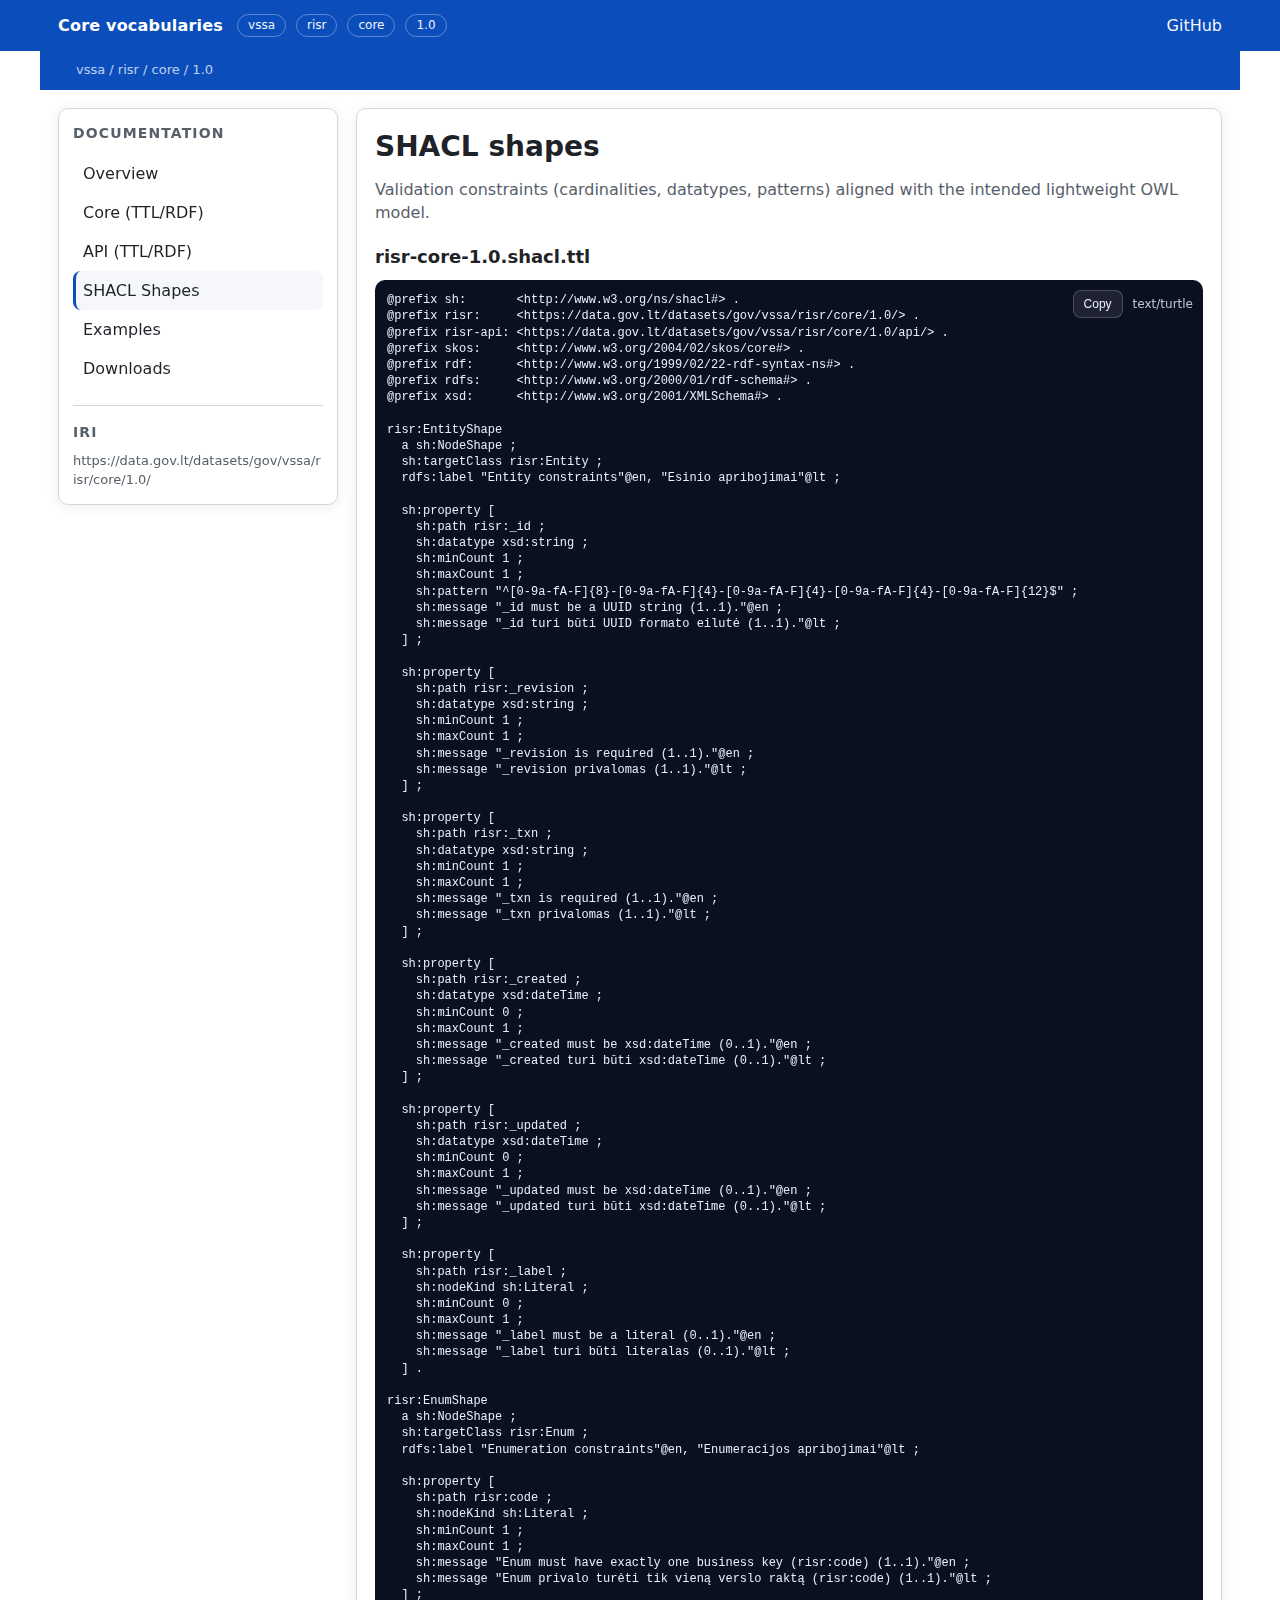
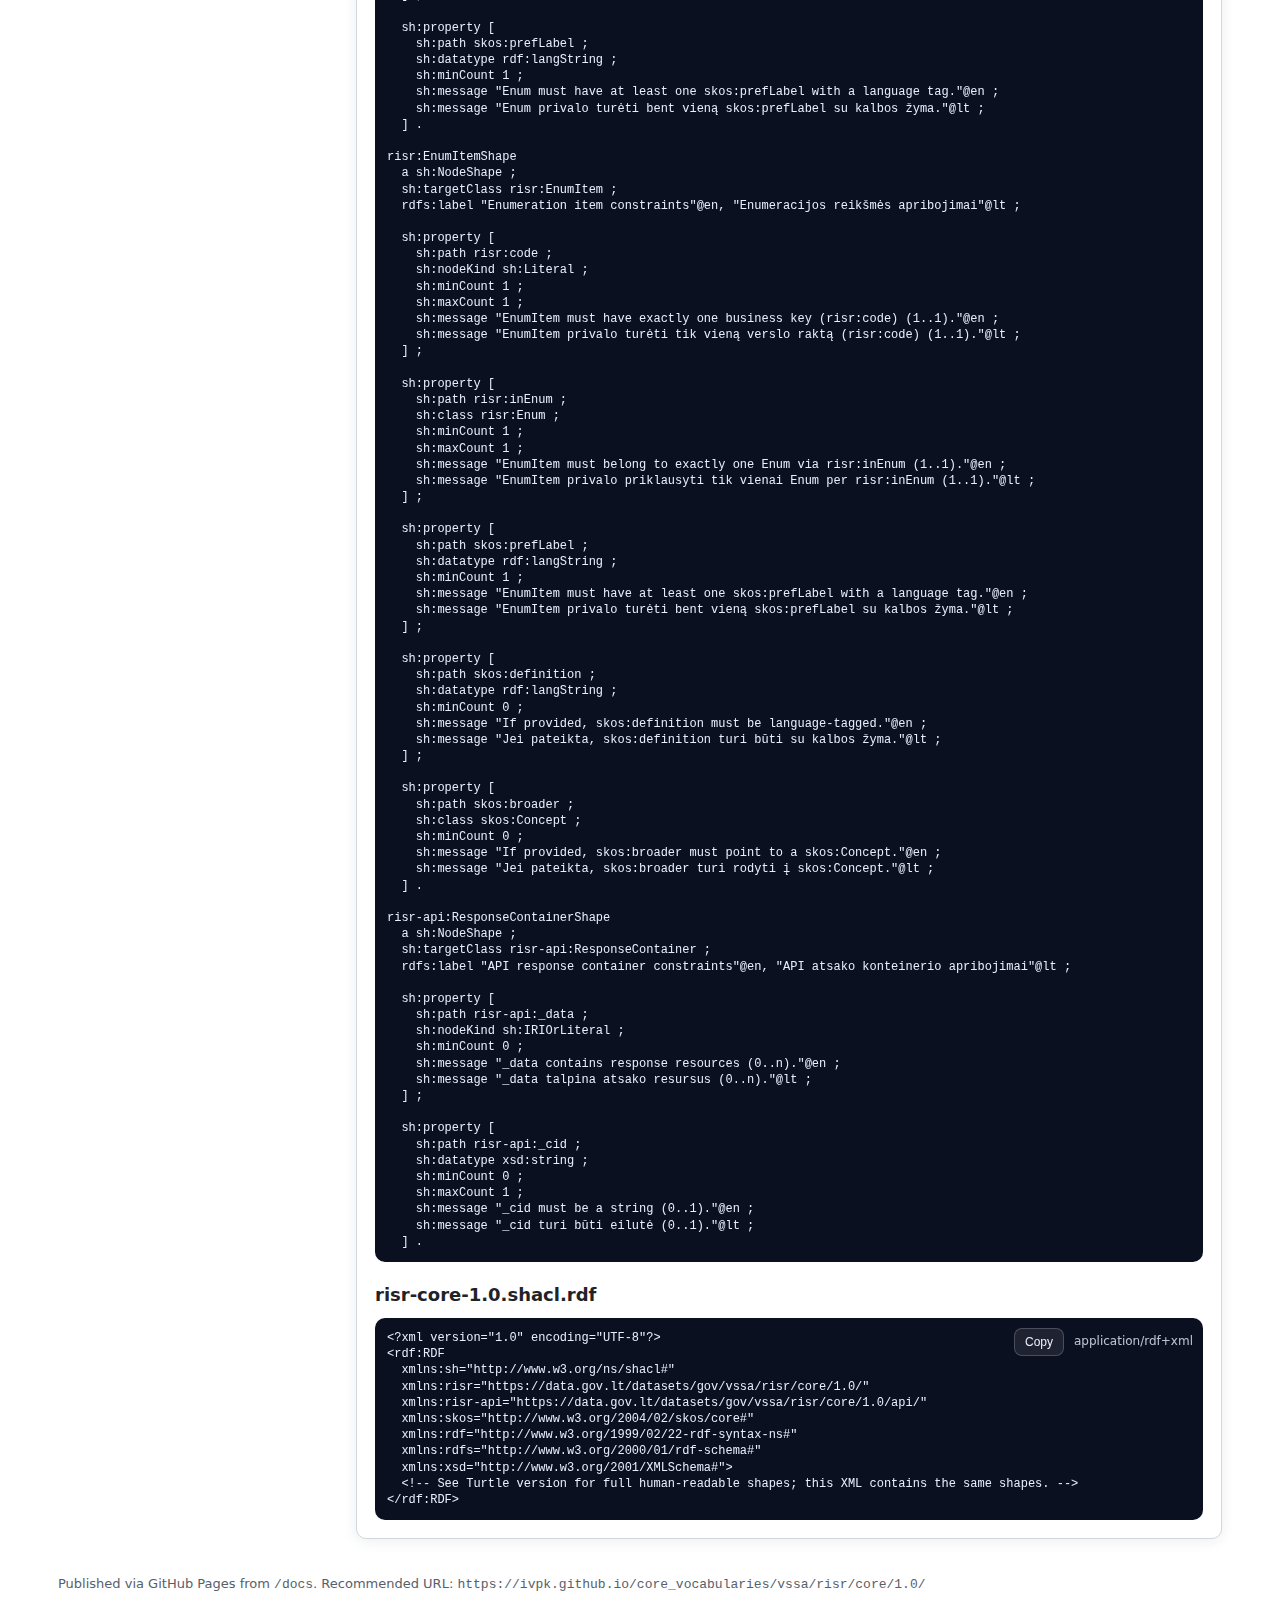
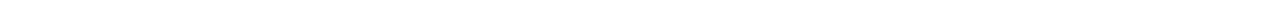
<file: docs/vssa/risr/core/1.0/shacl.html>
<!doctype html>
<html lang="en">
<head>
  <meta charset="utf-8" />
  <meta name="viewport" content="width=device-width,initial-scale=1" />
  <title>RISR Core Vocabulary 1.0 — SHACL</title>
  <link rel="stylesheet" href="assets/style.css" />
</head>
<body>

<div class="topbar">
  <div class="inner">
    <div class="brand">Core vocabularies</div>
    <div class="badges">
      <span class="badge">vssa</span>
      <span class="badge">risr</span>
      <span class="badge">core</span>
      <span class="badge">1.0</span>
    </div>
    <div style="flex:1"></div>
    <a href="https://github.com/ivpk/core_vocabularies" style="color:#fff; opacity:.95">GitHub</a>
  </div>
</div>
<div class="breadcrumbs" style="background:var(--accent);">
  <div style="max-width:1200px;margin:0 auto;padding:0 18px 10px 18px;">
    <span class="path">vssa / risr / core / 1.0</span>
  </div>
</div>

<div class="wrap">
  <nav class="nav">
    <h3>Documentation</h3>
    <a href="index.html" class="">Overview</a>
<a href="core.html" class="">Core (TTL/RDF)</a>
<a href="api.html" class="">API (TTL/RDF)</a>
<a href="shacl.html" class="active">SHACL Shapes</a>
<a href="examples.html" class="">Examples</a>
<a href="downloads.html" class="">Downloads</a>
    <hr/>
    <h3>IRI</h3>
    <div class="muted" style="font-size:13px;word-break:break-all">
      https://data.gov.lt/datasets/gov/vssa/risr/core/1.0/
    </div>
  </nav>
  <section class="main">
    
<h1>SHACL shapes</h1>
<p class="muted">Validation constraints (cardinalities, datatypes, patterns) aligned with the intended lightweight OWL model.</p>

<h2>risr-core-1.0.shacl.ttl</h2>
<div class="codebox">
  <div class="toolbar">
    <button data-copy="shacl_ttl" onclick="copyText('shacl_ttl')">Copy</button>
    <span class="small">text/turtle</span>
  </div>
  <pre id="shacl_ttl">@prefix sh:       &lt;http://www.w3.org/ns/shacl#&gt; .
@prefix risr:     &lt;https://data.gov.lt/datasets/gov/vssa/risr/core/1.0/&gt; .
@prefix risr-api: &lt;https://data.gov.lt/datasets/gov/vssa/risr/core/1.0/api/&gt; .
@prefix skos:     &lt;http://www.w3.org/2004/02/skos/core#&gt; .
@prefix rdf:      &lt;http://www.w3.org/1999/02/22-rdf-syntax-ns#&gt; .
@prefix rdfs:     &lt;http://www.w3.org/2000/01/rdf-schema#&gt; .
@prefix xsd:      &lt;http://www.w3.org/2001/XMLSchema#&gt; .

risr:EntityShape
  a sh:NodeShape ;
  sh:targetClass risr:Entity ;
  rdfs:label "Entity constraints"@en, "Esinio apribojimai"@lt ;

  sh:property [
    sh:path risr:_id ;
    sh:datatype xsd:string ;
    sh:minCount 1 ;
    sh:maxCount 1 ;
    sh:pattern "^[0-9a-fA-F]{8}-[0-9a-fA-F]{4}-[0-9a-fA-F]{4}-[0-9a-fA-F]{4}-[0-9a-fA-F]{12}$" ;
    sh:message "_id must be a UUID string (1..1)."@en ;
    sh:message "_id turi būti UUID formato eilutė (1..1)."@lt ;
  ] ;

  sh:property [
    sh:path risr:_revision ;
    sh:datatype xsd:string ;
    sh:minCount 1 ;
    sh:maxCount 1 ;
    sh:message "_revision is required (1..1)."@en ;
    sh:message "_revision privalomas (1..1)."@lt ;
  ] ;

  sh:property [
    sh:path risr:_txn ;
    sh:datatype xsd:string ;
    sh:minCount 1 ;
    sh:maxCount 1 ;
    sh:message "_txn is required (1..1)."@en ;
    sh:message "_txn privalomas (1..1)."@lt ;
  ] ;

  sh:property [
    sh:path risr:_created ;
    sh:datatype xsd:dateTime ;
    sh:minCount 0 ;
    sh:maxCount 1 ;
    sh:message "_created must be xsd:dateTime (0..1)."@en ;
    sh:message "_created turi būti xsd:dateTime (0..1)."@lt ;
  ] ;

  sh:property [
    sh:path risr:_updated ;
    sh:datatype xsd:dateTime ;
    sh:minCount 0 ;
    sh:maxCount 1 ;
    sh:message "_updated must be xsd:dateTime (0..1)."@en ;
    sh:message "_updated turi būti xsd:dateTime (0..1)."@lt ;
  ] ;

  sh:property [
    sh:path risr:_label ;
    sh:nodeKind sh:Literal ;
    sh:minCount 0 ;
    sh:maxCount 1 ;
    sh:message "_label must be a literal (0..1)."@en ;
    sh:message "_label turi būti literalas (0..1)."@lt ;
  ] .

risr:EnumShape
  a sh:NodeShape ;
  sh:targetClass risr:Enum ;
  rdfs:label "Enumeration constraints"@en, "Enumeracijos apribojimai"@lt ;

  sh:property [
    sh:path risr:code ;
    sh:nodeKind sh:Literal ;
    sh:minCount 1 ;
    sh:maxCount 1 ;
    sh:message "Enum must have exactly one business key (risr:code) (1..1)."@en ;
    sh:message "Enum privalo turėti tik vieną verslo raktą (risr:code) (1..1)."@lt ;
  ] ;

  sh:property [
    sh:path skos:prefLabel ;
    sh:datatype rdf:langString ;
    sh:minCount 1 ;
    sh:message "Enum must have at least one skos:prefLabel with a language tag."@en ;
    sh:message "Enum privalo turėti bent vieną skos:prefLabel su kalbos žyma."@lt ;
  ] .

risr:EnumItemShape
  a sh:NodeShape ;
  sh:targetClass risr:EnumItem ;
  rdfs:label "Enumeration item constraints"@en, "Enumeracijos reikšmės apribojimai"@lt ;

  sh:property [
    sh:path risr:code ;
    sh:nodeKind sh:Literal ;
    sh:minCount 1 ;
    sh:maxCount 1 ;
    sh:message "EnumItem must have exactly one business key (risr:code) (1..1)."@en ;
    sh:message "EnumItem privalo turėti tik vieną verslo raktą (risr:code) (1..1)."@lt ;
  ] ;

  sh:property [
    sh:path risr:inEnum ;
    sh:class risr:Enum ;
    sh:minCount 1 ;
    sh:maxCount 1 ;
    sh:message "EnumItem must belong to exactly one Enum via risr:inEnum (1..1)."@en ;
    sh:message "EnumItem privalo priklausyti tik vienai Enum per risr:inEnum (1..1)."@lt ;
  ] ;

  sh:property [
    sh:path skos:prefLabel ;
    sh:datatype rdf:langString ;
    sh:minCount 1 ;
    sh:message "EnumItem must have at least one skos:prefLabel with a language tag."@en ;
    sh:message "EnumItem privalo turėti bent vieną skos:prefLabel su kalbos žyma."@lt ;
  ] ;

  sh:property [
    sh:path skos:definition ;
    sh:datatype rdf:langString ;
    sh:minCount 0 ;
    sh:message "If provided, skos:definition must be language-tagged."@en ;
    sh:message "Jei pateikta, skos:definition turi būti su kalbos žyma."@lt ;
  ] ;

  sh:property [
    sh:path skos:broader ;
    sh:class skos:Concept ;
    sh:minCount 0 ;
    sh:message "If provided, skos:broader must point to a skos:Concept."@en ;
    sh:message "Jei pateikta, skos:broader turi rodyti į skos:Concept."@lt ;
  ] .

risr-api:ResponseContainerShape
  a sh:NodeShape ;
  sh:targetClass risr-api:ResponseContainer ;
  rdfs:label "API response container constraints"@en, "API atsako konteinerio apribojimai"@lt ;

  sh:property [
    sh:path risr-api:_data ;
    sh:nodeKind sh:IRIOrLiteral ;
    sh:minCount 0 ;
    sh:message "_data contains response resources (0..n)."@en ;
    sh:message "_data talpina atsako resursus (0..n)."@lt ;
  ] ;

  sh:property [
    sh:path risr-api:_cid ;
    sh:datatype xsd:string ;
    sh:minCount 0 ;
    sh:maxCount 1 ;
    sh:message "_cid must be a string (0..1)."@en ;
    sh:message "_cid turi būti eilutė (0..1)."@lt ;
  ] .
</pre>
</div>


<h2>risr-core-1.0.shacl.rdf</h2>
<div class="codebox">
  <div class="toolbar">
    <button data-copy="shacl_rdf" onclick="copyText('shacl_rdf')">Copy</button>
    <span class="small">application/rdf+xml</span>
  </div>
  <pre id="shacl_rdf">&lt;?xml version="1.0" encoding="UTF-8"?&gt;
&lt;rdf:RDF
  xmlns:sh="http://www.w3.org/ns/shacl#"
  xmlns:risr="https://data.gov.lt/datasets/gov/vssa/risr/core/1.0/"
  xmlns:risr-api="https://data.gov.lt/datasets/gov/vssa/risr/core/1.0/api/"
  xmlns:skos="http://www.w3.org/2004/02/skos/core#"
  xmlns:rdf="http://www.w3.org/1999/02/22-rdf-syntax-ns#"
  xmlns:rdfs="http://www.w3.org/2000/01/rdf-schema#"
  xmlns:xsd="http://www.w3.org/2001/XMLSchema#"&gt;
  &lt;!-- See Turtle version for full human-readable shapes; this XML contains the same shapes. --&gt;
&lt;/rdf:RDF&gt;
</pre>
</div>


  </section>
</div>
<footer>
  Published via GitHub Pages from <code>/docs</code>. Recommended URL:
  <code>https://ivpk.github.io/core_vocabularies/vssa/risr/core/1.0/</code>
</footer>
<script src="assets/scripts.js"></script>
</body>
</html>
</file>
<file: docs/vssa/risr/core/1.0/assets/style.css>
:root{
  --bg:#ffffff;
  --surface:#ffffff;
  --surface-2:#f5f7fb;
  --border:#d0d7de;
  --text:#1f2328;
  --muted:#57606a;
  --accent:#0b4dbb;      /* EU-ish blue */
  --accent-2:#083b8a;
  --link:#0b4dbb;
  --codebg:#0b1020;
  --codetext:#e9eefc;
  --shadow: 0 2px 14px rgba(31,35,40,.08);
  --radius: 10px;
}

*{box-sizing:border-box}
html,body{margin:0;padding:0;font-family:system-ui,-apple-system,Segoe UI,Roboto,Helvetica,Arial,sans-serif;background:var(--bg);color:var(--text);line-height:1.45}
a{color:var(--link);text-decoration:none}
a:hover{text-decoration:underline}

.topbar{
  background:var(--accent);
  color:#fff;
}
.topbar .inner{
  max-width:1200px;
  margin:0 auto;
  padding:14px 18px;
  display:flex;
  align-items:center;
  gap:14px;
}
.brand{
  font-weight:700;
  letter-spacing:.2px;
}
.badges{display:flex;gap:10px;flex-wrap:wrap}
.badge{
  border:1px solid rgba(255,255,255,.35);
  padding:2px 10px;
  border-radius:999px;
  font-size:12px;
  opacity:.95;
}

.wrap{
  max-width:1200px;
  margin:0 auto;
  padding:18px;
  display:grid;
  grid-template-columns: 280px 1fr;
  gap:18px;
}
@media (max-width: 980px){.wrap{grid-template-columns:1fr}}

.breadcrumbs{
  max-width:1200px;
  margin:0 auto;
  padding:10px 18px 0 18px;
  color:var(--muted);
  font-size:13px;
}
.breadcrumbs a{color:#e8f0ff}
.breadcrumbs span{color:#e8f0ff; opacity:.9}
.breadcrumbs .path{color:#e8f0ff; opacity:.8}

.nav{
  background:var(--surface);
  border:1px solid var(--border);
  border-radius: var(--radius);
  box-shadow: var(--shadow);
  padding:14px;
  position:sticky;
  top:12px;
  height:fit-content;
}
.nav h3{margin:0 0 10px 0; font-size:14px; color:var(--muted); text-transform:uppercase; letter-spacing:.08em}
.nav a{
  display:block;
  padding:8px 10px;
  border-radius:8px;
  color:var(--text);
}
.nav a.active{background:var(--surface-2); border-left:3px solid var(--accent); padding-left:7px}
.nav a:hover{background:var(--surface-2); text-decoration:none}

.main{
  background:var(--surface);
  border:1px solid var(--border);
  border-radius: var(--radius);
  box-shadow: var(--shadow);
  padding:18px;
}

h1{margin:0 0 10px 0; font-size:28px}
h2{margin:20px 0 10px 0; font-size:18px}
h3{margin:16px 0 8px 0; font-size:14px; color:var(--muted); text-transform:uppercase; letter-spacing:.08em}
p{margin:10px 0; color:var(--text)}
.muted{color:var(--muted)}
hr{border:none;border-top:1px solid var(--border); margin:16px 0}

.kv{
  display:grid;
  grid-template-columns: 170px 1fr;
  gap:8px 12px;
  margin-top:10px;
}
.kv .k{color:var(--muted)}
.kv > div{padding:6px 0;border-bottom:1px dashed rgba(208,215,222,.9)}

.callout{
  border-left:4px solid var(--accent);
  background: var(--surface-2);
  padding:12px 14px;
  border-radius: 8px;
}

.table{
  width:100%;
  border-collapse:collapse;
  margin-top:10px;
}
.table th,.table td{border:1px solid var(--border); padding:10px; text-align:left; vertical-align:top}
.table th{background: var(--surface-2); font-weight:600}

.codebox{
  background: var(--codebg);
  color: var(--codetext);
  border-radius: 10px;
  padding:12px;
  overflow:auto;
  position:relative;
}
pre{margin:0; white-space:pre; min-width:max-content; font-size:12px; line-height:1.35}
.toolbar{
  position:absolute;
  top:10px; right:10px;
  display:flex; gap:10px; align-items:center;
}
button{
  background: rgba(255,255,255,.08);
  color: var(--codetext);
  border:1px solid rgba(255,255,255,.2);
  border-radius: 8px;
  padding:6px 10px;
  font-size:12px;
  cursor:pointer;
}
button:hover{border-color: rgba(255,255,255,.45)}
.small{font-size:12px; color:rgba(233,238,252,.8)}
footer{
  max-width:1200px;
  margin:0 auto;
  padding:18px;
  color:var(--muted);
  font-size:13px;
}
</file>
